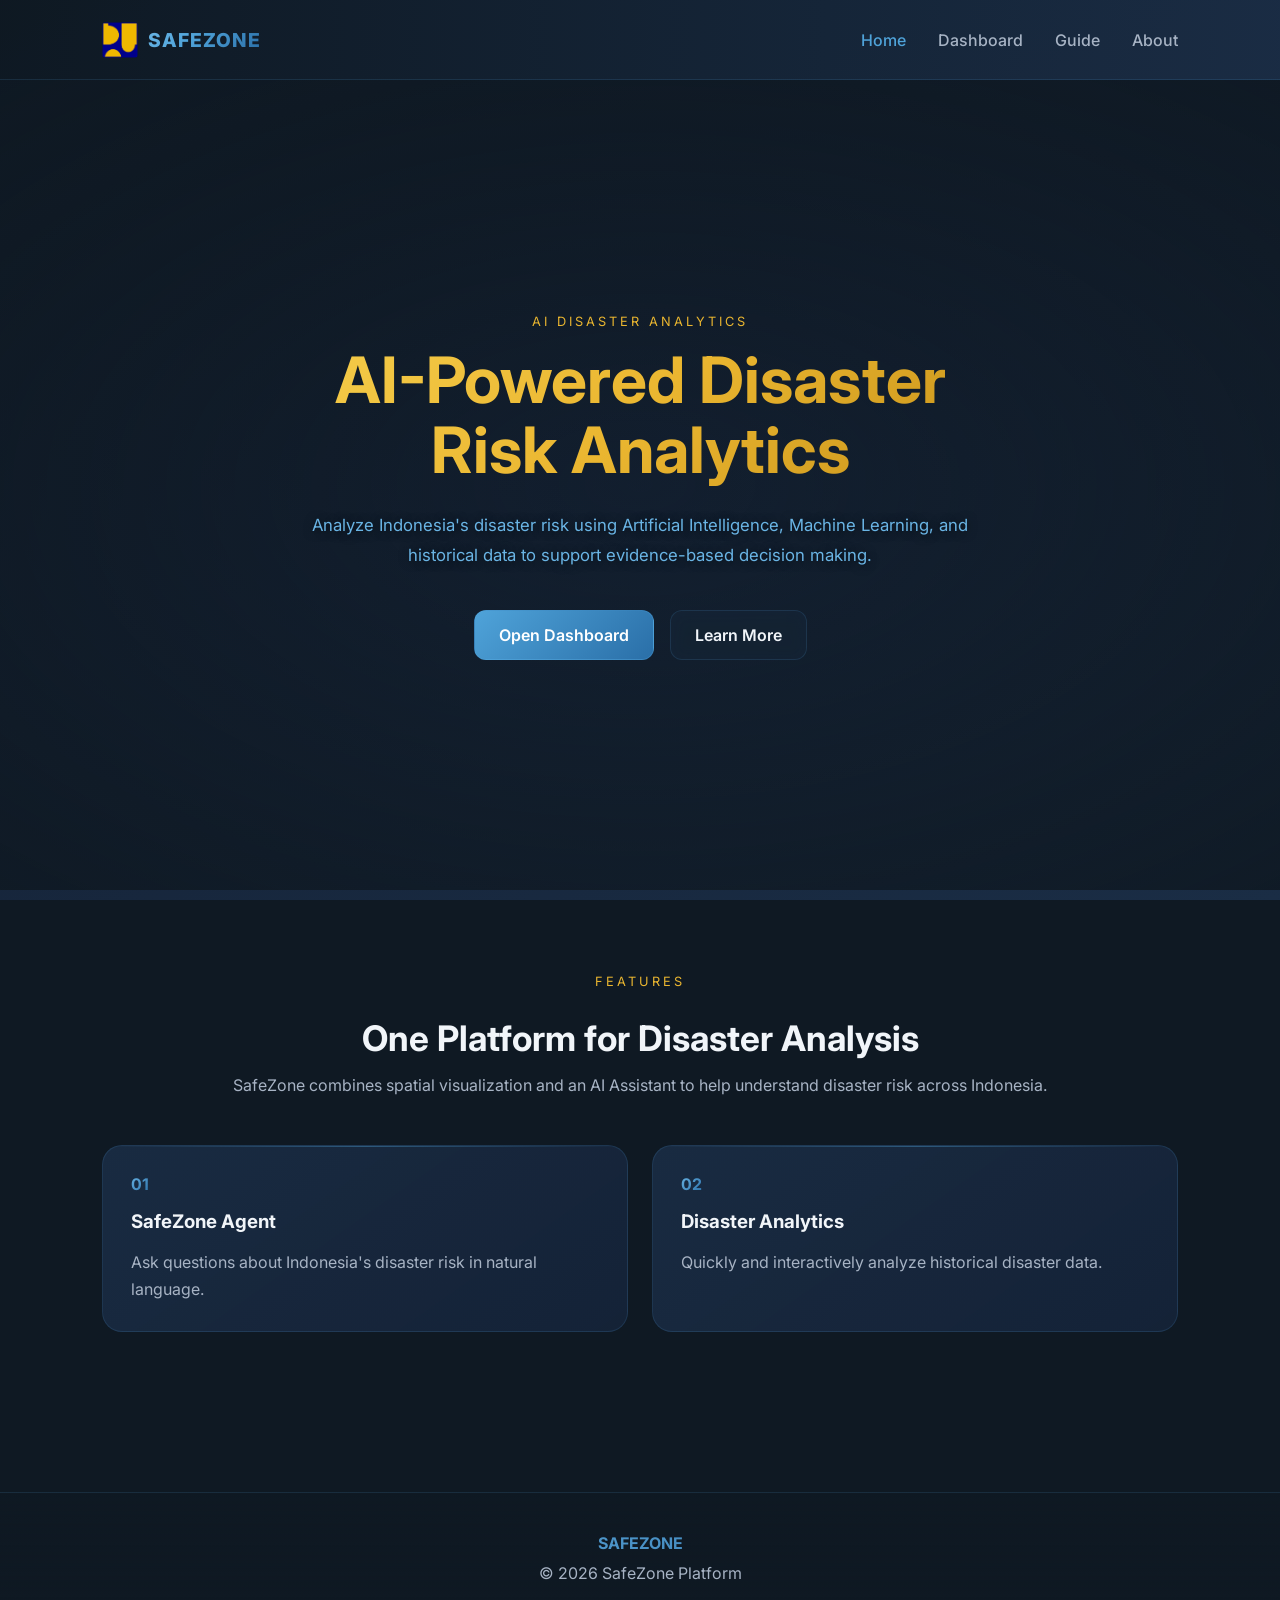
<file: index.html>
<!DOCTYPE html>
<html lang="en">

<head>
    <meta charset="UTF-8">
    <meta name="viewport" content="width=device-width, initial-scale=1.0">
    <title>SafeZone</title>
    <link rel="preconnect" href="https://fonts.googleapis.com">
    <link rel="preconnect" href="https://fonts.gstatic.com" crossorigin>
    <link href="https://fonts.googleapis.com/css2?family=Inter:wght@300;400;500;600;700;800&display=swap" rel="stylesheet">
    <link rel="stylesheet" href="css/style.css">
</head>

<body>

    <!-- HEADER -->
    <header class="header">

        <a href="index.html" class="logo">
            <!-- Logo PU: persegi dengan roda gigi dan 3 batang vertikal -->
            <img src="assets/logo-pu.png" class="logo-icon" alt="Logo PU">
                <rect width="40" height="40" rx="6" fill="#374774"/>
                <rect x="1" y="1" width="38" height="38" rx="5" fill="none" stroke="#EAB630" stroke-width="1.5"/>
                <g fill="#EAB630">
                    <rect x="18" y="3"  width="4" height="5" rx="1"/>
                    <rect x="18" y="32" width="4" height="5" rx="1"/>
                    <rect x="3"  y="18" width="5" height="4" rx="1"/>
                    <rect x="32" y="18" width="5" height="4" rx="1"/>
                    <rect x="8.5"  y="7"   width="3.5" height="3.5" rx="0.8" transform="rotate(45 10.25 8.75)"/>
                    <rect x="28"   y="7"   width="3.5" height="3.5" rx="0.8" transform="rotate(45 29.75 8.75)"/>
                    <rect x="8.5"  y="29"  width="3.5" height="3.5" rx="0.8" transform="rotate(45 10.25 30.75)"/>
                    <rect x="28"   y="29"  width="3.5" height="3.5" rx="0.8" transform="rotate(45 29.75 30.75)"/>
                </g>
                <circle cx="20" cy="20" r="9" fill="#374774" stroke="#EAB630" stroke-width="1.2"/>
                <rect x="15.5" y="14" width="2.5" height="12" rx="1" fill="#EAB630"/>
                <rect x="19"   y="12" width="2.5" height="16" rx="1" fill="#EAB630"/>
                <rect x="22.5" y="15" width="2.5" height="10" rx="1" fill="#EAB630"/>
            </svg>
            <span class="logo-text">SAFEZONE</span>
        </a>

        <nav class="navbar">
            <a href="index.html" class="active">Home</a>
            <a href="dashboard.html">Dashboard</a>
            <a href="guide.html">Guide</a>
            <a href="about.html">About</a>
        </nav>

    </header>

    <!-- HERO -->
    <section class="hero">

        <!-- PHOTO GRID BACKGROUND — foto dari sitaba.pu.go.id dipertahankan -->
        <div class="photo-grid-bg" aria-hidden="true">
            <div class="photo-cell"><div class="photo-inner" style="background-image:url('https://sitaba.pu.go.id/user/file/2026_06_08_06_49_08.687731_file.jpeg')"></div></div>
            <div class="photo-cell"><div class="photo-inner" style="background-image:url('https://sitaba.pu.go.id/user/file/2026_06_08_03_32_44.737347_file.jpeg')"></div></div>
            <div class="photo-cell"><div class="photo-inner" style="background-image:url('https://sitaba.pu.go.id/user/file/2025_01_19_04_13_32.351459_file.png')"></div></div>
            <div class="photo-cell"><div class="photo-inner" style="background-image:url('https://sitaba.pu.go.id/user/file/2026_06_05_07_08_30.312844_file.png')"></div></div>
            <div class="photo-cell"><div class="photo-inner" style="background-image:url('https://sitaba.pu.go.id/user/file/2026_06_03_02_18_58.287876_file.jpeg')"></div></div>
            <div class="photo-cell"><div class="photo-inner" style="background-image:url('https://sitaba.pu.go.id/user/file/2025_01_10_02_59_33.977722_file.png')"></div></div>
            <div class="photo-cell"><div class="photo-inner" style="background-image:url('https://sitaba.pu.go.id/user/file/2026_05_30_11_04_19.041649_file.jpeg')"></div></div>
            <div class="photo-cell"><div class="photo-inner" style="background-image:url('https://sitaba.pu.go.id/user/file/2026_05_28_01_22_02.869394_file.jpeg')"></div></div>
            <div class="photo-cell"><div class="photo-inner" style="background-image:url('https://sitaba.pu.go.id/user/file/2026_05_28_01_04_11.043793_file.jpeg')"></div></div>
            <div class="photo-cell"><div class="photo-inner" style="background-image:url('https://sitaba.pu.go.id/user/file/2026_05_26_05_09_00.289152_file.png')"></div></div>
            <div class="photo-cell"><div class="photo-inner" style="background-image:url('https://sitaba.pu.go.id/user/file/2026_05_22_11_23_45.649130_file.jpeg')"></div></div>
            <div class="photo-cell"><div class="photo-inner" style="background-image:url('https://sitaba.pu.go.id/user/file/2026_05_13_10_04_32.096953_file.png')"></div></div>
        </div>

        <div class="hero-content">

            <span class="section-tag">
                AI DISASTER ANALYTICS
            </span>

            <h1>
                AI-Powered Disaster <br>
                Risk Analytics
            </h1>

            <p class="hero-desc">
                Analyze Indonesia's disaster risk using Artificial Intelligence,
                Machine Learning, and historical data to support
                evidence-based decision making.
            </p>

            <div class="hero-buttons">
                <a href="dashboard.html" class="btn-primary">Open Dashboard</a>
                <a href="guide.html" class="btn-secondary">Learn More</a>
            </div>

        </div>

    </section>

    <!-- FEATURES -->
    <section class="features-section">

        <div class="section-header">
            <span class="section-tag">FEATURES</span>
            <h2>One Platform for Disaster Analysis</h2>
            <p>
                SafeZone combines spatial visualization and an AI Assistant
                to help understand disaster risk across Indonesia.
            </p>
        </div>

        <div class="features-grid">

            <article class="feature-card">
                <span class="feature-number">01</span>
                <h3>SafeZone Agent</h3>
                <p>Ask questions about Indonesia's disaster risk in natural language.</p>
            </article>

            <article class="feature-card">
                <span class="feature-number">02</span>
                <h3>Disaster Analytics</h3>
                <p>Quickly and interactively analyze historical disaster data.</p>
            </article>

        </div>

    </section>

    <!-- FOOTER -->
    <footer>
        <div class="footer-logo">SAFEZONE</div>
        <div class="footer-copy">© 2026 SafeZone Platform</div>
    </footer>

<script src="js/transition.js"></script>
</body>
</html>
</file>
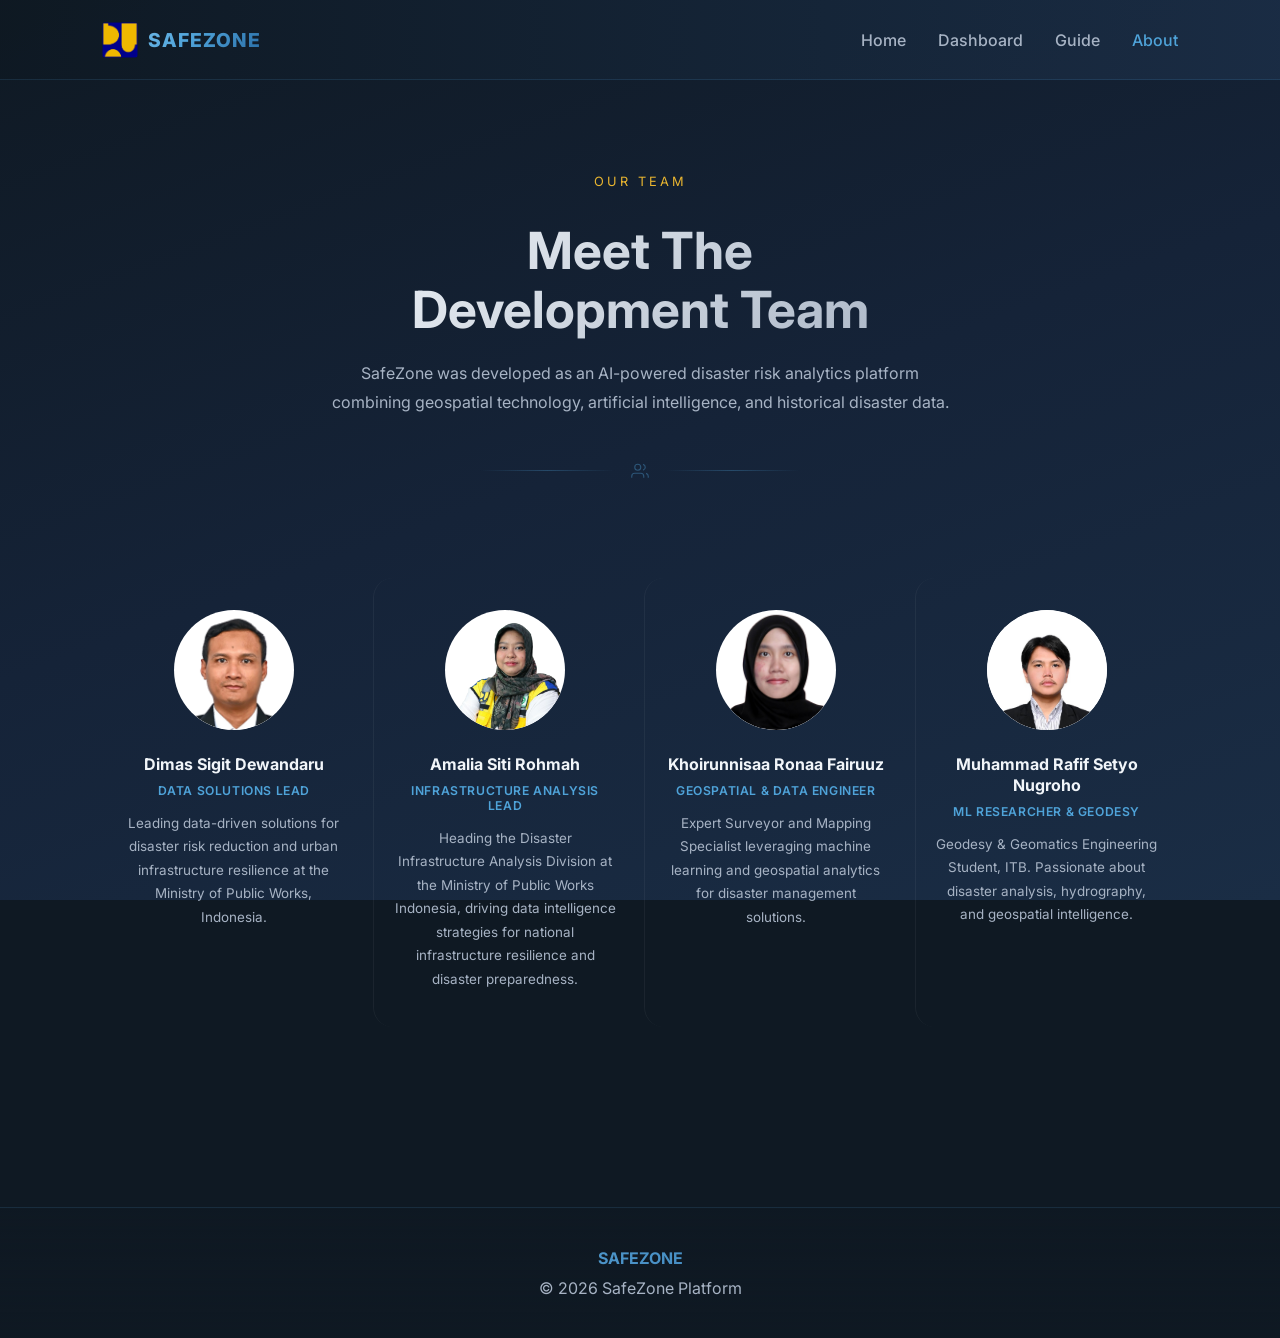
<file: about.html>
<!DOCTYPE html>
<html lang="en">

<head>
    <meta charset="UTF-8">
    <meta name="viewport" content="width=device-width, initial-scale=1.0">
    <title>About - SafeZone</title>
    <link rel="preconnect" href="https://fonts.googleapis.com">
    <link rel="preconnect" href="https://fonts.gstatic.com" crossorigin>
    <link href="https://fonts.googleapis.com/css2?family=Inter:wght@300;400;500;600;700;800&display=swap" rel="stylesheet">
    <link rel="stylesheet" href="css/style.css">
</head>

<body>

<header class="header">
    <a href="index.html" class="logo">
        <img src="assets/logo-pu.png" class="logo-icon" alt="Logo PU">
        <span class="logo-text">SAFEZONE</span>
    </a>
    <nav class="navbar">
        <a href="index.html">Home</a>
        <a href="dashboard.html">Dashboard</a>
        <a href="guide.html">Guide</a>
        <a href="about.html" class="active">About</a>
    </nav>
</header>

<!-- HERO -->
<section class="about-hero">
    <div class="about-hero-inner">
        <span class="section-tag">OUR TEAM</span>
        <h1>Meet The<br>Development Team</h1>
        <p>
            SafeZone was developed as an AI-powered disaster risk analytics platform
            combining geospatial technology, artificial intelligence,
            and historical disaster data.
        </p>
    </div>
    <div class="about-divider">
        <span></span>
        <svg viewBox="0 0 24 24" fill="none" stroke="currentColor" stroke-width="1.5" width="18" height="18">
            <path d="M17 21v-2a4 4 0 0 0-4-4H5a4 4 0 0 0-4 4v2"/>
            <circle cx="9" cy="7" r="4"/>
            <path d="M23 21v-2a4 4 0 0 0-3-3.87M16 3.13a4 4 0 0 1 0 7.75"/>
        </svg>
        <span></span>
    </div>
</section>

<!-- TEAM -->
<section class="team-section">
    <div class="team-grid-4">

        <div class="member-item">
            <div class="member-avatar-wrap">
                <img src="assets/team/2.png" alt="Dimas Sigit Dewandaru" class="member-avatar"
                    onerror="this.style.display='none';this.nextElementSibling.style.display='flex';">
                <div class="member-avatar-placeholder">
                    <svg viewBox="0 0 24 24" fill="none" stroke="currentColor" stroke-width="1.2">
                        <circle cx="12" cy="8" r="4"/>
                        <path d="M4 20c0-4 3.6-7 8-7s8 3 8 7"/>
                    </svg>
                </div>
                <div class="member-avatar-ring"></div>
            </div>
            <h3 class="member-name">Dimas Sigit Dewandaru</h3>
            <span class="member-role">Data Solutions Lead</span>
            <p class="member-desc">
                Leading data-driven solutions for disaster risk reduction and urban infrastructure
                resilience at the Ministry of Public Works, Indonesia.
            </p>
        </div>

        <div class="member-item">
            <div class="member-avatar-wrap">
                <img src="assets/team/4.png" alt="Amalia Siti Rohmah" class="member-avatar"
                    onerror="this.style.display='none';this.nextElementSibling.style.display='flex';">
                <div class="member-avatar-placeholder">
                    <svg viewBox="0 0 24 24" fill="none" stroke="currentColor" stroke-width="1.2">
                        <circle cx="12" cy="8" r="4"/>
                        <path d="M4 20c0-4 3.6-7 8-7s8 3 8 7"/>
                    </svg>
                </div>
                <div class="member-avatar-ring"></div>
            </div>
            <h3 class="member-name">Amalia Siti Rohmah</h3>
            <span class="member-role">Infrastructure Analysis Lead</span>
            <p class="member-desc">
                Heading the Disaster Infrastructure Analysis Division at the Ministry
                of Public Works Indonesia, driving data intelligence strategies for
                national infrastructure resilience and disaster preparedness.
            </p>
        </div>

        <div class="member-item">
            <div class="member-avatar-wrap">
                <img src="assets/team/1.png" alt="Khoirunnisaa Ronaa Fairuuz" class="member-avatar"
                    onerror="this.style.display='none';this.nextElementSibling.style.display='flex';">
                <div class="member-avatar-placeholder">
                    <svg viewBox="0 0 24 24" fill="none" stroke="currentColor" stroke-width="1.2">
                        <circle cx="12" cy="8" r="4"/>
                        <path d="M4 20c0-4 3.6-7 8-7s8 3 8 7"/>
                    </svg>
                </div>
                <div class="member-avatar-ring"></div>
            </div>
            <h3 class="member-name">Khoirunnisaa Ronaa Fairuuz</h3>
            <span class="member-role">Geospatial & Data Engineer</span>
            <p class="member-desc">
                Expert Surveyor and Mapping Specialist leveraging machine learning
                and geospatial analytics for disaster management solutions.
            </p>
        </div>

        <div class="member-item">
            <div class="member-avatar-wrap">
                <img src="assets/team/3.jpeg" alt="Muhammad Rafif Setyo Nugroho" class="member-avatar"
                    onerror="this.style.display='none';this.nextElementSibling.style.display='flex';">
                <div class="member-avatar-placeholder">
                    <svg viewBox="0 0 24 24" fill="none" stroke="currentColor" stroke-width="1.2">
                        <circle cx="12" cy="8" r="4"/>
                        <path d="M4 20c0-4 3.6-7 8-7s8 3 8 7"/>
                    </svg>
                </div>
                <div class="member-avatar-ring"></div>
            </div>
            <h3 class="member-name">Muhammad Rafif Setyo Nugroho</h3>
            <span class="member-role">ML Researcher & Geodesy</span>
            <p class="member-desc">
                Geodesy & Geomatics Engineering Student, ITB. Passionate about
                disaster analysis, hydrography, and geospatial intelligence.
            </p>
        </div>

    </div>
</section>

<footer>
    <div class="footer-logo">SAFEZONE</div>
    <div class="footer-copy">© 2026 SafeZone Platform</div>
</footer>

<script src="js/transition.js"></script>
</body>
</html>
</file>
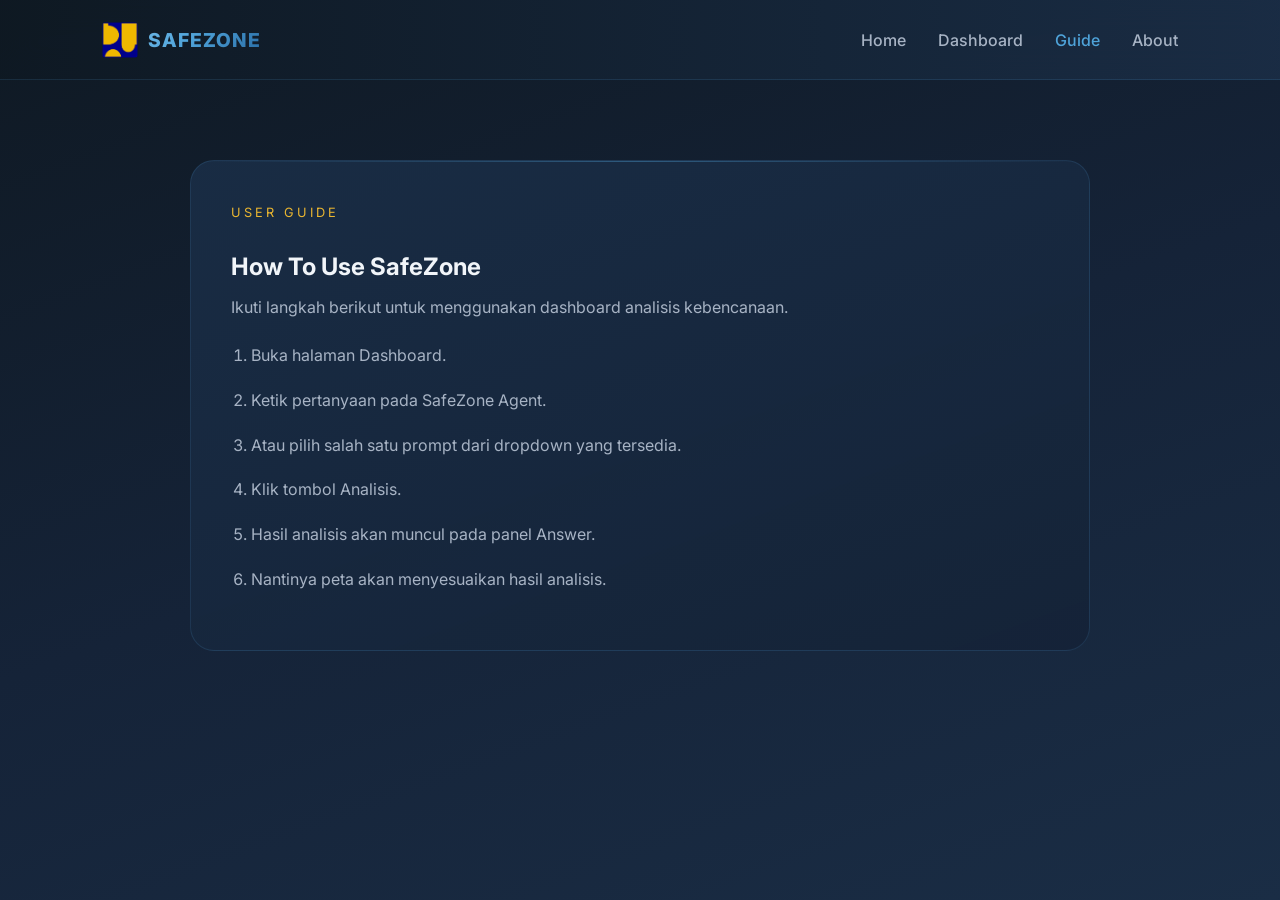
<file: guide.html>
<!DOCTYPE html>
<html lang="id">

<head>
    <meta charset="UTF-8">
    <meta name="viewport" content="width=device-width, initial-scale=1.0">
    <title>SafeZone Guide</title>
    <link rel="preconnect" href="https://fonts.googleapis.com">
    <link rel="preconnect" href="https://fonts.gstatic.com" crossorigin>
    <link href="https://fonts.googleapis.com/css2?family=Inter:wght@300;400;500;600;700;800&display=swap" rel="stylesheet">
    <link rel="stylesheet" href="css/style.css">
</head>

<body>

    <header class="header">

        <a href="index.html" class="logo">
            <img src="assets/logo-pu.png" class="logo-icon" alt="Logo PU">
                <rect width="40" height="40" rx="6" fill="#374774"/>
                <rect x="1" y="1" width="38" height="38" rx="5" fill="none" stroke="#EAB630" stroke-width="1.5"/>
                <g fill="#EAB630">
                    <rect x="18" y="3"  width="4" height="5" rx="1"/>
                    <rect x="18" y="32" width="4" height="5" rx="1"/>
                    <rect x="3"  y="18" width="5" height="4" rx="1"/>
                    <rect x="32" y="18" width="5" height="4" rx="1"/>
                    <rect x="8.5"  y="7"   width="3.5" height="3.5" rx="0.8" transform="rotate(45 10.25 8.75)"/>
                    <rect x="28"   y="7"   width="3.5" height="3.5" rx="0.8" transform="rotate(45 29.75 8.75)"/>
                    <rect x="8.5"  y="29"  width="3.5" height="3.5" rx="0.8" transform="rotate(45 10.25 30.75)"/>
                    <rect x="28"   y="29"  width="3.5" height="3.5" rx="0.8" transform="rotate(45 29.75 30.75)"/>
                </g>
                <circle cx="20" cy="20" r="9" fill="#374774" stroke="#EAB630" stroke-width="1.2"/>
                <rect x="15.5" y="14" width="2.5" height="12" rx="1" fill="#EAB630"/>
                <rect x="19"   y="12" width="2.5" height="16" rx="1" fill="#EAB630"/>
                <rect x="22.5" y="15" width="2.5" height="10" rx="1" fill="#EAB630"/>
            </svg>
            <span class="logo-text">SAFEZONE</span>
        </a>

        <nav class="navbar">
            <a href="index.html">Home</a>
            <a href="dashboard.html">Dashboard</a>
            <a href="guide.html" class="active">Guide</a>
            <a href="about.html">About</a>
        </nav>

    </header>

    <section class="guide-section">
        <div class="guide-card">
            <span class="section-tag">USER GUIDE</span>
            <h1>How To Use SafeZone</h1>
            <p>Ikuti langkah berikut untuk menggunakan dashboard analisis kebencanaan.</p>
            <ol>
                <li>Buka halaman Dashboard.</li>
                <li>Ketik pertanyaan pada SafeZone Agent.</li>
                <li>Atau pilih salah satu prompt dari dropdown yang tersedia.</li>
                <li>Klik tombol Analisis.</li>
                <li>Hasil analisis akan muncul pada panel Answer.</li>
                <li>Nantinya peta akan menyesuaikan hasil analisis.</li>
            </ol>
        </div>
    </section>

    <script src="js/transition.js"></script>
</body>
</html>
</file>
<file: css/style.css>
:root{
    --bg-start:#0F1923;
    --bg-end:#1A2D45;
    --surface:rgba(26,45,69,0.85);
    --surface-2:rgba(35,58,88,0.9);
    --surface-solid:#1A2D45;
    --accent:#4FA3D9;
    --accent-hover:#6AB5E5;
    --accent-2:#2A6FA8;
    --pu-yellow:#EAB630;
    --pu-yellow-light:#F5CC4A;
    --pu-navy:#374774;
    --text:#F1F5F9;
    --muted:#A7B3C4;
    --border:rgba(255,255,255,.08);
    --border-accent:rgba(79,163,217,0.15);
}

*{
    margin:0;
    padding:0;
    box-sizing:border-box;
}

html{
    scroll-behavior:smooth;
}

body{
    font-family:'Inter',sans-serif;
    background:#0F1923;
    background-image:linear-gradient(160deg, #0F1923 0%, #152338 50%, #1A2D45 100%);
    background-attachment:fixed;
    color:var(--text);
    min-height:100vh;
}

/* ============================
   HEADER
   ============================ */

.header{
    position:sticky;
    top:0;
    z-index:1000;
    width:100%;
    height:80px;
    padding:0 8%;
    display:flex;
    justify-content:space-between;
    align-items:center;
    background:linear-gradient(90deg, rgba(15,25,35,0.95) 0%, rgba(26,45,69,0.95) 100%);
    backdrop-filter:blur(16px);
    border-bottom:1px solid var(--border-accent);
}

/* ============================
   LOGO
   ============================ */

.logo{
    text-decoration:none;
    display:flex;
    align-items:center;
    gap:10px;
}

.logo-icon {
    width: 36px;
    height: 36px;
    flex-shrink: 0;
    border-radius: 4px;
    object-fit: cover;
}

.logo-text{
    font-size:1.2rem;
    font-weight:800;
    letter-spacing:1px;
    background:linear-gradient(135deg, #6AB5E5 0%, #4FA3D9 40%, #2A6FA8 100%);
    -webkit-background-clip:text;
    -webkit-text-fill-color:transparent;
    background-clip:text;
}

/* ============================
   NAVBAR
   ============================ */

.navbar{
    display:flex;
    gap:32px;
}

.navbar a{
    text-decoration:none;
    color:var(--muted);
    font-weight:500;
    transition:.25s;
}

.navbar a:hover{
    color:var(--text);
}

.navbar a.active{
    color:var(--accent);
}

/* ============================
   HERO
   ============================ */

.hero{
    position:relative;
    min-height:90vh;
    display:flex;
    justify-content:center;
    align-items:center;
    padding:0 8%;
    overflow:hidden;
}

/* PHOTO GRID BACKGROUND */

.photo-grid-bg{
    position:absolute;
    inset:0;
    display:grid;
    grid-template-columns:repeat(4, 1fr);
    grid-template-rows:repeat(3, 1fr);
    gap:8px;
    padding:8px;
    z-index:0;
}

.photo-cell{
    border-radius:12px;
    overflow:hidden;
    opacity:0;
    animation:fadeInCell .6s ease forwards;
}

.photo-cell:nth-child(1)  { animation-delay:.05s }
.photo-cell:nth-child(2)  { animation-delay:.10s }
.photo-cell:nth-child(3)  { animation-delay:.15s }
.photo-cell:nth-child(4)  { animation-delay:.20s }
.photo-cell:nth-child(5)  { animation-delay:.25s }
.photo-cell:nth-child(6)  { animation-delay:.30s }
.photo-cell:nth-child(7)  { animation-delay:.35s }
.photo-cell:nth-child(8)  { animation-delay:.40s }
.photo-cell:nth-child(9)  { animation-delay:.45s }
.photo-cell:nth-child(10) { animation-delay:.50s }
.photo-cell:nth-child(11) { animation-delay:.55s }
.photo-cell:nth-child(12) { animation-delay:.60s }

@keyframes fadeInCell{
    to { opacity:.5; }
}

.photo-inner{
    width:100%;
    height:100%;
    background-size:cover;
    background-position:center;
    transition:transform .5s ease, opacity .3s ease;
}

.photo-cell:hover .photo-inner{
    transform:scale(1.12);
    opacity:0.8;
}

.hero::after{
    content:'';
    position:absolute;
    inset:0;
    background:
        radial-gradient(ellipse 80% 70% at 50% 50%,
            rgba(15,25,35,0.45) 0%,
            rgba(15,25,35,0.92) 100%);
    z-index:1;
    pointer-events:none;
}

.hero-content{
    position:relative;
    max-width:900px;
    text-align:center;
    z-index:2;
}

.section-tag{
    display:inline-block;
    color:var(--pu-yellow);
    font-size:.8rem;
    letter-spacing:3px;
    margin-bottom:16px;
}

.hero h1{
    font-size:4rem;
    line-height:1.1;
    margin-bottom:24px;
    background:linear-gradient(135deg, #F5CC4A 0%, #EAB630 50%, #C8931A 100%);
    -webkit-background-clip:text;
    -webkit-text-fill-color:transparent;
    background-clip:text;
}

.hero-desc{
    color:#6AB5E5;
    font-size:1.05rem;
    line-height:1.8;
    max-width:700px;
    margin:auto;
    text-shadow:0 1px 10px rgba(0,0,0,0.6);
}

.hero-buttons{
    margin-top:40px;
    display:flex;
    justify-content:center;
    gap:16px;
}

.btn-primary,
.btn-secondary{
    text-decoration:none;
    padding:14px 24px;
    border-radius:12px;
    font-weight:600;
    transition:.25s;
}

.btn-primary{
    background:linear-gradient(135deg, #4FA3D9 0%, #2A6FA8 100%);
    color:white;
    border:1px solid rgba(79,163,217,0.3);
}

.btn-primary:hover{
    background:linear-gradient(135deg, #6AB5E5 0%, #3D85BF 100%);
    box-shadow:0 4px 20px rgba(79,163,217,0.25);
}

.btn-secondary{
    border:1px solid var(--border-accent);
    color:var(--text);
    background:rgba(26,45,69,0.4);
    backdrop-filter:blur(8px);
}

.btn-secondary:hover{
    background:rgba(35,58,88,0.7);
    border-color:rgba(79,163,217,0.3);
}

/* ============================
   FEATURES
   ============================ */

.features-section{
    padding:80px 8%;
}

.section-header{
    text-align:center;
    margin-bottom:50px;
}

.section-header h2{
    margin-top:12px;
    font-size:2.2rem;
}

.section-header p{
    color:var(--muted);
    margin-top:16px;
}

.features-grid{
    display:grid;
    grid-template-columns:repeat(auto-fit,minmax(280px,1fr));
    gap:24px;
}

.feature-card{
    background:linear-gradient(145deg, rgba(26,45,69,0.9) 0%, rgba(21,35,56,0.95) 100%);
    border:1px solid var(--border-accent);
    border-radius:20px;
    padding:28px;
    transition:.3s;
    position:relative;
    overflow:hidden;
}

.feature-card::before{
    content:'';
    position:absolute;
    top:0; left:0; right:0;
    height:1px;
    background:linear-gradient(90deg, transparent, rgba(79,163,217,0.4), transparent);
}

.feature-card:hover{
    transform:translateY(-4px);
    background:linear-gradient(145deg, rgba(35,58,88,0.95) 0%, rgba(26,45,69,1) 100%);
    border-color:rgba(79,163,217,0.3);
    box-shadow:0 12px 32px rgba(0,0,0,0.3);
}

.feature-number{
    background:linear-gradient(135deg, #6AB5E5, #2A6FA8);
    -webkit-background-clip:text;
    -webkit-text-fill-color:transparent;
    background-clip:text;
    font-weight:700;
    font-size:1rem;
}

.feature-card h3{
    margin:16px 0;
}

.feature-card p{
    color:var(--muted);
    line-height:1.7;
}

/* ============================
   DASHBOARD
   ============================ */

.dashboard-layout{
    display:grid;
    grid-template-columns:2fr 1fr;
    gap:24px;
    padding:24px;
    min-height:calc(100vh - 80px);
}

.map-placeholder{
    height:calc(100vh - 128px);
    border-radius:24px;
    background:linear-gradient(145deg, rgba(26,45,69,0.9), rgba(15,25,35,0.95));
    border:1px solid var(--border-accent);
    display:flex;
    justify-content:center;
    align-items:center;
    text-align:center;
    padding:16px;
    box-sizing:border-box;
}

.map-frame{
    width:100%;
    height:100%;
    background:rgba(21,35,56,0.8);
    border:1px solid var(--border-accent);
    border-radius:20px;
    box-shadow:0 6px 24px rgba(0,0,0,.3);
    overflow:hidden;
    display:flex;
}

.map-iframe{
    width:100%;
    height:100%;
    border:none;
    border-radius:20px;
}

.sidebar{
    height:calc(100vh - 128px);
    display:flex;
    flex-direction:column;
}

.chat-card,
.answer-card{
    background:linear-gradient(160deg, rgba(26,45,69,0.95) 0%, rgba(21,35,56,0.98) 100%);
    border:1px solid var(--border-accent);
    border-radius:20px;
    padding:24px;
    height:100%;
    display:flex;
    flex-direction:column;
    position:relative;
    overflow:hidden;
}

.chat-card::before,
.answer-card::before{
    content:'';
    position:absolute;
    top:0; left:0; right:0;
    height:1px;
    background:linear-gradient(90deg, transparent, rgba(79,163,217,0.35), transparent);
}

/* ============================
   AGENT TITLE + ROBOT ICON
   ============================ */

.agent-title{
    display:flex;
    align-items:center;
    gap:10px;
    font-size:1rem;
    font-weight:600;
}

.robot-icon{
    width:24px;
    height:24px;
    color:var(--accent);
    flex-shrink:0;
}

/* ============================
   CARD SUBTITLE & TEXTAREA
   ============================ */

.card-subtitle{
    color:var(--muted);
    margin-top:8px;
    margin-bottom:18px;
}

textarea{
    width:100%;
    height:160px;
    resize:none;
    background:rgba(15,25,35,0.7);
    border:1px solid var(--border-accent);
    border-radius:12px;
    color:var(--text);
    padding:14px;
    font-family:'Inter',sans-serif;
    flex-shrink:0;
    transition:.25s;
}

textarea:focus{
    outline:none;
    border-color:rgba(79,163,217,0.5);
    background:rgba(15,25,35,0.9);
    box-shadow:0 0 0 3px rgba(79,163,217,0.08);
}

/* ============================
   DROPDOWN PROMPTS
   ============================ */

.dropdown-wrapper{
    margin:14px 0;
    flex-shrink:0;
}

.dropdown-label{
    display:block;
    font-size:.8rem;
    color:var(--muted);
    margin-bottom:8px;
    letter-spacing:.5px;
}

.custom-select{
    position:relative;
}

.custom-select select{
    width:100%;
    appearance:none;
    -webkit-appearance:none;
    background:rgba(15,25,35,0.7);
    border:1px solid var(--border-accent);
    border-radius:12px;
    color:var(--text);
    padding:12px 40px 12px 14px;
    font-family:'Inter',sans-serif;
    font-size:.88rem;
    cursor:pointer;
    transition:.25s;
    outline:none;
}

.custom-select select:focus{
    border-color:rgba(79,163,217,0.5);
    box-shadow:0 0 0 3px rgba(79,163,217,0.08);
}

.custom-select select option{
    background:#152338;
    color:var(--text);
    padding:8px;
}

.select-arrow{
    position:absolute;
    right:12px;
    top:50%;
    transform:translateY(-50%);
    pointer-events:none;
    color:var(--muted);
    display:flex;
    align-items:center;
}

.select-arrow svg{
    width:18px;
    height:18px;
}

/* ============================
   DYNAMIC DROPDOWN GROUP
   ============================ */

.dropdown-group {
    display: flex;
    flex-direction: column;
    gap: 12px;
    margin: 14px 0;
    flex-shrink: 0;
}

.dropdown-group .dropdown-wrapper {
    margin: 0; /* Menghilangkan margin bawaan agar tidak saling menumpuk dan terlalu lebar */
}

/* ============================
   SEND BUTTON
   ============================ */

.send-btn{
    width:100%;
    border:none;
    border-radius:12px;
    padding:14px;
    background:linear-gradient(135deg, #4FA3D9 0%, #2A6FA8 100%);
    color:white;
    font-weight:600;
    cursor:pointer;
    flex-shrink:0;
    margin-top:12px;
    transition:.25s;
    border:1px solid rgba(79,163,217,0.3);
}

.send-btn:hover{
    background:linear-gradient(135deg, #6AB5E5 0%, #3D85BF 100%);
    box-shadow:0 4px 20px rgba(79,163,217,0.25);
}

/* ============================
   ANSWER CARD
   ============================ */

.answer-card{
    min-height:250px;
}

.answer-header{
    display:flex;
    justify-content:space-between;
    align-items:center;
    margin-bottom:20px;
    flex-shrink:0;
}

.close-answer{
    width:38px;
    height:38px;
    border:none;
    border-radius:10px;
    cursor:pointer;
    background:rgba(35,58,88,0.8);
    color:var(--muted);
    font-size:16px;
    transition:.2s;
    border:1px solid var(--border-accent);
}

.close-answer:hover{
    background:rgba(42,111,168,0.3);
    color:var(--text);
}

#answer-content{
    margin-top:16px;
    color:var(--muted);
    line-height:1.8;
    overflow-y:auto;
    flex:1;
    min-height:0;
    scrollbar-width:thin;
    scrollbar-color:rgba(79,163,217,0.2) transparent;
}

#answer-content::-webkit-scrollbar{ width:3px; }
#answer-content::-webkit-scrollbar-track{ background:transparent; }
#answer-content::-webkit-scrollbar-thumb{ background:rgba(79,163,217,0.2); border-radius:999px; }
#answer-content::-webkit-scrollbar-thumb:hover{ background:rgba(79,163,217,0.4); }

.zoom-provinsi, .zoom-kabupaten {
    color: #7dd3fc;
    text-decoration: underline;
    text-decoration-color: rgba(125, 211, 252, 0.4);
    text-underline-offset: 3px;
    transition: all 0.2s ease;
    cursor: pointer;
}

.zoom-provinsi:hover, .zoom-kabupaten:hover {
    color: #bae6fd;
    text-decoration-color: #bae6fd;
}

/* ============================
   GUIDE
   ============================ */

.guide-section{
    padding:80px 8%;
    display:flex;
    justify-content:center;
}

.guide-card{
    width:100%;
    max-width:900px;
    background:linear-gradient(160deg, rgba(26,45,69,0.95) 0%, rgba(21,35,56,0.98) 100%);
    border:1px solid var(--border-accent);
    border-radius:24px;
    padding:40px;
    position:relative;
    overflow:hidden;
}

.guide-card::before{
    content:'';
    position:absolute;
    top:0; left:0; right:0;
    height:1px;
    background:linear-gradient(90deg, transparent, rgba(79,163,217,0.4), transparent);
}

.guide-card h1{ margin:16px 0; }

.guide-card p{
    color:var(--muted);
    margin-bottom:24px;
}

.guide-card ol{ padding-left:20px; }

.guide-card li{
    margin-bottom:16px;
    line-height:1.8;
    color:var(--muted);
}

/* ============================
   FOOTER
   ============================ */

footer{
    padding:40px;
    text-align:center;
    border-top:1px solid var(--border-accent);
    margin-top:80px;
    background:linear-gradient(180deg, transparent, rgba(15,25,35,0.5));
}

.footer-logo{
    font-weight:700;
    margin-bottom:10px;
    background:linear-gradient(135deg, #6AB5E5, #2A6FA8);
    -webkit-background-clip:text;
    -webkit-text-fill-color:transparent;
    background-clip:text;
}

.footer-copy{ color:var(--muted); }

/* ============================
   UTILITY
   ============================ */

.hidden{ display:none; }

/* ============================
   RESPONSIVE
   ============================ */

@media(max-width:1100px){
    .dashboard-layout{ grid-template-columns:1fr; }
    .map-placeholder{ height:500px; }
}

@media(max-width:768px){
    .header{ padding:0 5%; }
    .navbar{ gap:16px; }
    .hero h1{ font-size:2.8rem; }
    .hero-buttons{ flex-direction:column; }
}

.about-section{
    max-width:1200px;
    margin:120px auto 80px;
    padding:0 24px;
}

.team-grid{
    display:grid;
    grid-template-columns:repeat(2,1fr);
    gap:32px;
    margin-top:60px;
}

.team-card{
    background:linear-gradient(
        180deg,
        rgba(255,255,255,.06),
        rgba(255,255,255,.03)
    );

    border:1px solid rgba(255,255,255,.08);

    backdrop-filter:blur(20px);

    border-radius:28px;

    padding:32px;

    text-align:center;

    transition:.3s ease;

    min-height:620px;
}

.team-card:hover{
    transform:translateY(-8px);
    border-color:#EAB630;
}

.team-photo{
    width: 180px;
    height: 180px;

    object-fit: cover;

    border-radius: 50%;

    border: 4px solid #EAB630;

    display: block;
    margin: 0 auto 20px;
}

.team-card h3{
    font-size:1.8rem;
    margin-bottom:8px;
}

.team-role{
    color:#EAB630;
    font-weight:600;
    margin-bottom:20px;
    display:block;
}

.team-description{
    color:#B8C1D1;
    line-height:1.8;
    font-size:1rem;
    margin-bottom:24px;
}

.team-tags{
    display:flex;
    justify-content:center;
    flex-wrap:wrap;
    gap:10px;
}

.team-tags span{
    padding:8px 14px;
    border-radius:999px;

    background:rgba(234,182,48,.12);
    border:1px solid rgba(234,182,48,.25);

    color:#EAB630;
    font-size:.85rem;
}

@media(max-width:900px){

    .team-grid{
        grid-template-columns:1fr;
    }

}
/* ============================
   ABOUT PAGE
   ============================ */

.about-hero{
    text-align:center;
    padding:90px 8% 50px;
}

.about-hero-inner{
    max-width:620px;
    margin:0 auto;
}

.about-hero h1{
    font-size:3.2rem;
    line-height:1.15;
    margin:16px 0 20px;
    background:linear-gradient(135deg, #F1F5F9 0%, #A7B3C4 100%);
    -webkit-background-clip:text;
    -webkit-text-fill-color:transparent;
    background-clip:text;
}

.about-hero p{
    color:var(--muted);
    line-height:1.85;
    font-size:1rem;
}

.about-divider{
    display:flex;
    align-items:center;
    gap:16px;
    max-width:320px;
    margin:44px auto 0;
    color:rgba(79,163,217,0.4);
}

.about-divider span{
    flex:1;
    height:1px;
    background:linear-gradient(90deg, transparent, rgba(79,163,217,0.3), transparent);
}

/* TEAM — no box, floating style */

.team-section{
    padding:48px 8% 100px;
}

.team-grid-4{
    display:grid;
    grid-template-columns:repeat(4, 1fr);
    gap:8px;
    max-width:1100px;
    margin:0 auto;
}

.member-item{
    display:flex;
    flex-direction:column;
    align-items:center;
    text-align:center;
    padding:32px 20px 36px;
    border-radius:20px;
    transition:.35s cubic-bezier(.25,.8,.25,1);
    position:relative;
}

.member-item::after{
    content:'';
    position:absolute;
    inset:0;
    border-radius:20px;
    background:rgba(79,163,217,0.0);
    transition:.35s;
    pointer-events:none;
}

.member-item:hover{
    transform:translateY(-6px);
}

.member-item:hover::after{
    background:rgba(79,163,217,0.04);
}

/* Separator between members */
.member-item + .member-item{
    border-left:1px solid rgba(255,255,255,0.05);
}

/* Avatar */

.member-avatar-wrap{
    position:relative;
    width:120px;
    height:120px;
    margin-bottom:24px;
    flex-shrink:0;
    background:#ffffff;
    border-radius:50%;
    overflow:hidden;
}

.member-avatar{
    width:120px;
    height:120px;
    border-radius:50%;
    object-fit:cover;
    display:block;
    position:relative;
    z-index:1;
    transition:.4s;
}

.member-item:hover .member-avatar{
    transform:scale(1.04);
}

.member-avatar-placeholder{
    width:120px;
    height:120px;
    border-radius:50%;
    background:rgba(26,45,69,0.8);
    display:none;
    align-items:center;
    justify-content:center;
    color:var(--muted);
    position:relative;
    z-index:1;
}

.member-avatar-placeholder svg{
    width:48px;
    height:48px;
    opacity:0.3;
}

/* Animated ring around avatar */
.member-avatar-ring{
    display:none;
    position:absolute;
    inset:-4px;
    border-radius:16px;
    border:2px solid transparent;
    background:
        linear-gradient(rgba(15,25,35,1), rgba(15,25,35,1)) padding-box,
        linear-gradient(135deg, rgba(79,163,217,0.5), rgba(42,111,168,0.2), rgba(79,163,217,0.5)) border-box;
    transition:.4s;
    z-index:0;
}



/* Text */

.member-name{
    font-size:1rem;
    font-weight:700;
    color:var(--text);
    line-height:1.3;
    margin-bottom:8px;
}

.member-role{
    font-size:.76rem;
    font-weight:600;
    color:var(--accent);
    letter-spacing:.6px;
    text-transform:uppercase;
    margin-bottom:14px;
    display:block;
}

.member-desc{
    font-size:.84rem;
    color:var(--muted);
    line-height:1.75;
}

/* RESPONSIVE */

@media(max-width:900px){
    .team-grid-4{
        grid-template-columns:repeat(2, 1fr);
        gap:0;
    }
    .member-item + .member-item{
        border-left:none;
    }
    .member-item:nth-child(odd){
        border-right:1px solid rgba(255,255,255,0.05);
    }
    .member-item:nth-child(1),
    .member-item:nth-child(2){
        border-bottom:1px solid rgba(255,255,255,0.05);
    }
    .about-hero h1{
        font-size:2.4rem;
    }
}

@media(max-width:540px){
    .team-grid-4{
        grid-template-columns:1fr;
    }
    .member-item + .member-item,
    .member-item:nth-child(odd){
        border:none;
        border-top:1px solid rgba(255,255,255,0.05);
    }
    .about-hero h1{
        font-size:2rem;
    }
}

/* ============================
   PAGE TRANSITION
   ============================ */

body{
    animation:pageFadeIn .4s ease forwards;
}

@keyframes pageFadeIn{
    from{
        opacity:0;
        transform:translateY(8px);
    }
    to{
        opacity:1;
        transform:translateY(0);
    }
}

body.fade-out{
    opacity:0;
    transform:translateY(-8px);
    transition:opacity .3s ease, transform .3s ease;
}
</file>
